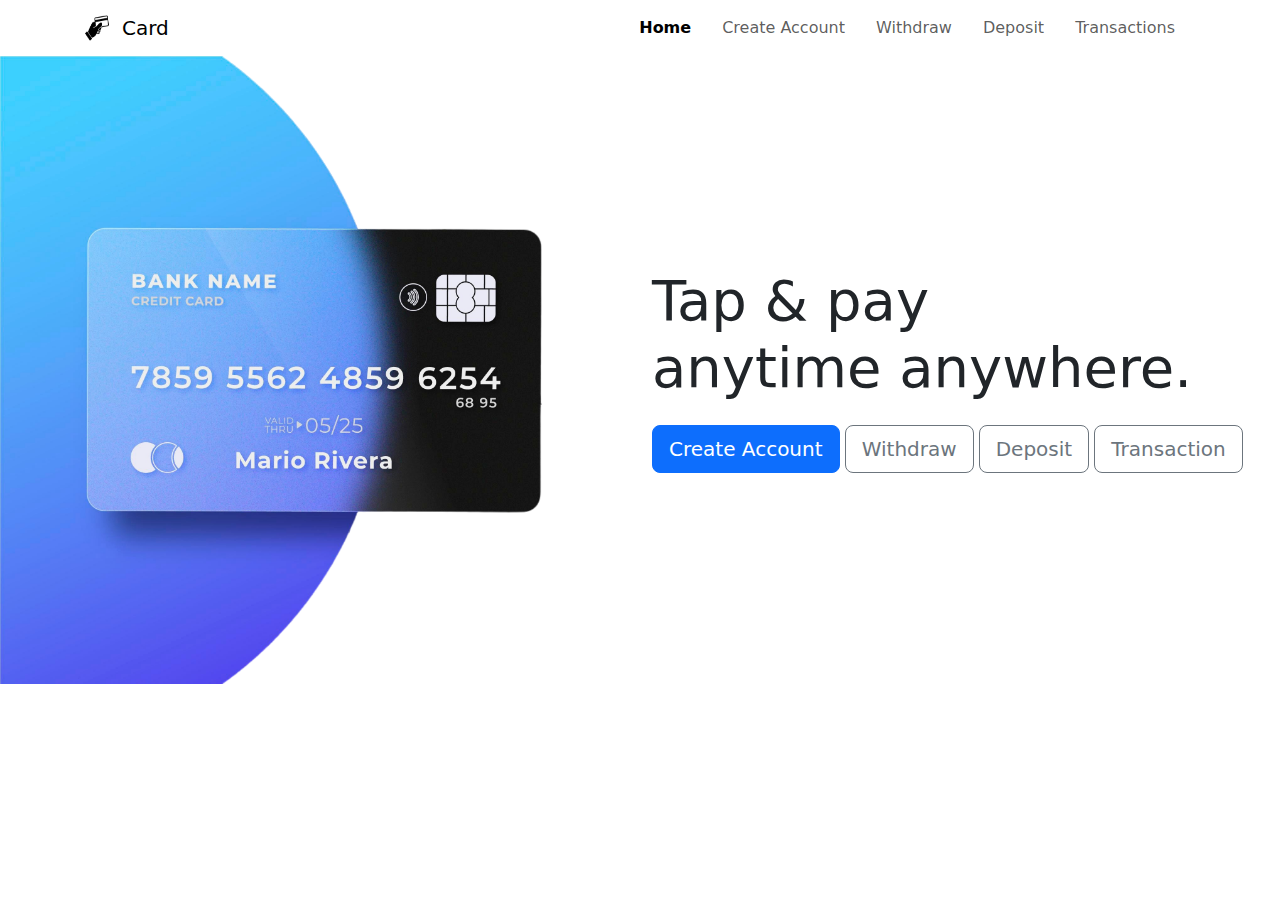
<file: index.html>
<!DOCTYPE html>
<html lang="en">
<head>
    <meta charset="UTF-8">
    <meta name="viewport" content="width=device-width, initial-scale=1.0">
    <title>Card</title>
    <link rel="stylesheet" href="../css/landing.css">
</head>
<body>
    <nav class="navbar navbar-expand-lg navbar-light">
        <div class="container">
            <a class="navbar-brand" href="#">
                <img src="../assert/logo.png" alt=" Card" width="30" height="30">
                 Card
            </a>
            <button class="navbar-toggler" type="button" data-bs-toggle="collapse" data-bs-target="#navbarNav" aria-controls="navbarNav" aria-expanded="false" aria-label="Toggle navigation">
                <span class="navbar-toggler-icon"></span>
            </button>
            <div class="collapse navbar-collapse" id="navbarNav">
                <ul class="navbar-nav ms-auto">
                    <li class="nav-item">
                        <a class="nav-link active" aria-current="page" href="#">Home</a>
                    </li>
                    <li class="nav-item">
                        <a class="nav-link" href="/html/accountCreate.html">Create Account</a>
                    </li>
                    <li class="nav-item">
                        <a class="nav-link" href="/html/withdraw.html">Withdraw</a>
                    </li>
                    <li class="nav-item">
                        <a class="nav-link" href="/html/deposit.html">Deposit</a>
                    </li>
                    <li class="nav-item">
                        <a class="nav-link" href="/html/transactions.html">Transactions</a>
                    </li>
                </ul>
            </div>
        </div>
    </nav>

    
        <div >
            <div class="row align-items-center">
                <div class="col-lg-6">
                    <img src="../assert/cards.png" class="img-fluid" alt="Panda Card">
                </div>
                <div class="col-lg-6">
                    <h1 class="display-4">Tap & pay <br>anytime anywhere.</h1>
                    <div class="mt-4">
                        <a href="/html/accountCreate.html" class="btn btn-primary btn-lg">Create Account</a>
                        <a href="/html/withdraw.html" class="btn btn-outline-secondary btn-lg">Withdraw</a>
                        <a href="/html/deposit.html" class="btn btn-outline-secondary btn-lg">Deposit</a>
                        <a href="/html/transactions.html" class="btn btn-outline-secondary btn-lg">Transaction</a>
                    </div>
                </div>
                
            </div>
        </div>

    <link href="https://cdn.jsdelivr.net/npm/bootstrap@5.3.3/dist/css/bootstrap.min.css" rel="stylesheet" integrity="sha384-QWTKZyjpPEjISv5WaRU9OFeRpok6YctnYmDr5pNlyT2bRjXh0JMhjY6hW+ALEwIH" crossorigin="anonymous">
    <script src="https://cdn.jsdelivr.net/npm/bootstrap@5.3.3/dist/js/bootstrap.bundle.min.js" integrity="sha384-YvpcrYf0tY3lHB60NNkmXc5s9fDVZLESaAA55NDzOxhy9GkcIdslK1eN7N6jIeHz" crossorigin="anonymous"></script></body>
  </body>
</html>
</file>
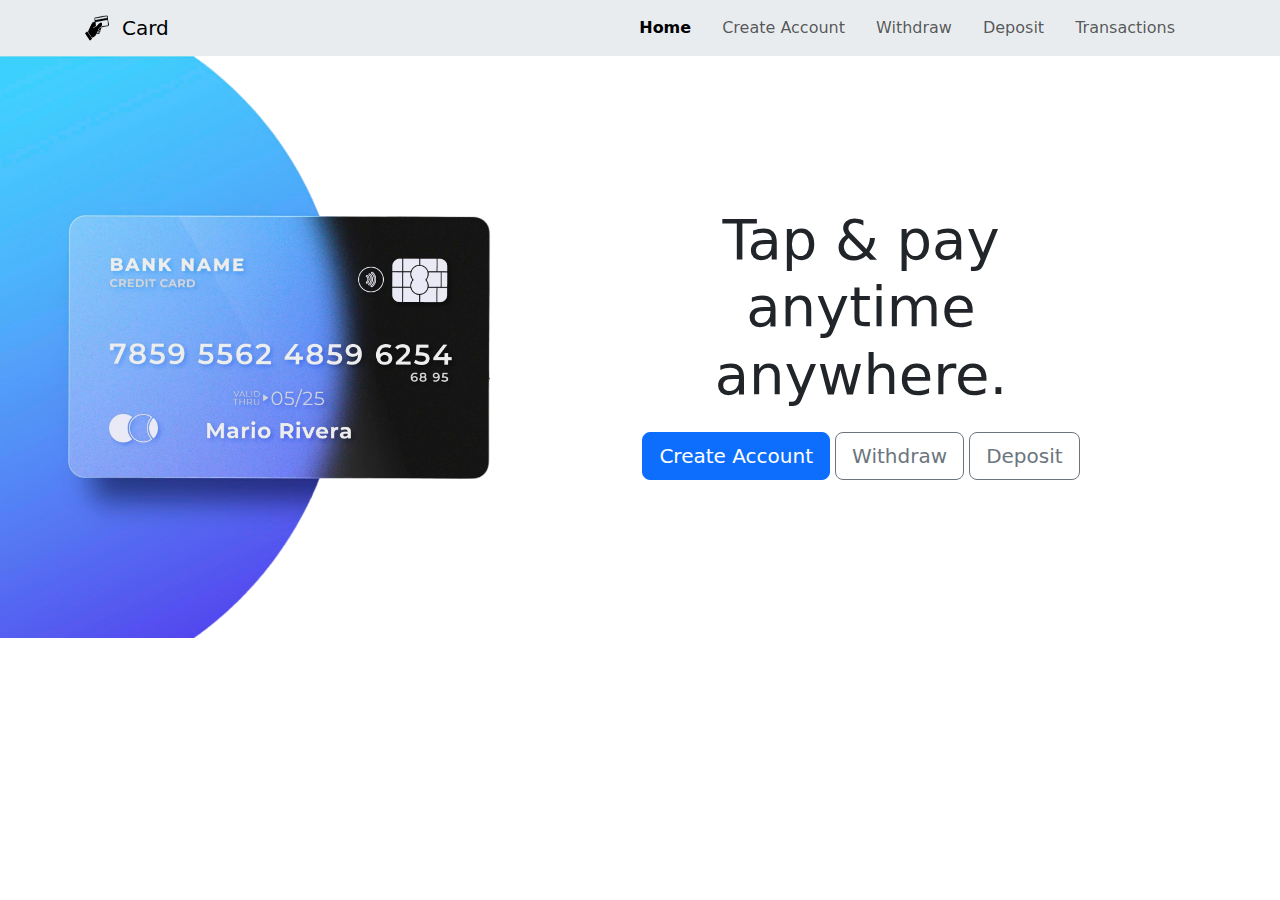
<file: html/index.html>
<!DOCTYPE html>
<html lang="en">
<head>
    <meta charset="UTF-8">
    <meta name="viewport" content="width=device-width, initial-scale=1.0">
    <title>Card</title>
    <link rel="stylesheet" href="../css/style.css">
</head>
<body>
    <nav class="navbar navbar-expand-lg navbar-light bg-body-secondary sticky-top">
        <div class="container">
            <a class="navbar-brand" href="./index.html">
                <img src="../assert/logo.png" alt=" Card" width="30" height="30">
                Card
            </a>
            <button class="navbar-toggler" type="button" data-bs-toggle="collapse" data-bs-target="#navbarNav" aria-controls="navbarNav" aria-expanded="false" aria-label="Toggle navigation">
                <span class="navbar-toggler-icon"></span>
            </button>
            <div class="collapse navbar-collapse" id="navbarNav">
                <ul class="navbar-nav ms-auto">
                    <li class="nav-item">
                        <a class="nav-link active" aria-current="page" href="./index.html">Home</a>
                    </li>
                    <li class="nav-item">
                        <a class="nav-link" href="./accountCreate.html">Create Account</a>
                    </li>
                    <li class="nav-item">
                        <a class="nav-link" href="./withdraw.html">Withdraw</a>
                    </li>
                    <li class="nav-item">
                        <a class="nav-link" href="./deposit.html">Deposit</a>
                    </li>
                    <li class="nav-item">
                        <a class="nav-link" href="./transactions.html">Transactions</a>
                    </li>
                </ul>
            </div>
        </div>
    </nav>

    <div class="container m-0 px-0">
        <div class="row align-items-center">
            <div class="col-lg-6 p-0">
                <img src="../assert/cards.png" class="img-fluid" alt="Panda Card">
            </div>
            <div class="col-lg-6 mx-auto text-center p-0">
                <h1 class="display-4 px-4">Tap & pay <br>anytime anywhere.</h1>
                <div class="mt-4 px-4">
                    <a href="../html/accountCreate.html" class="btn btn-primary btn-lg mb-2">Create Account</a>
                    <a href="../html/withdraw.html" class="btn btn-outline-secondary btn-lg mb-2">Withdraw</a>
                    <a href="../html/deposit.html" class="btn btn-outline-secondary btn-lg mb-2">Deposit</a>
                </div>
            </div>
        </div>
    </div>

    <link href="https://cdn.jsdelivr.net/npm/bootstrap@5.3.3/dist/css/bootstrap.min.css" rel="stylesheet" integrity="sha384-QWTKZyjpPEjISv5WaRU9OFeRpok6YctnYmDr5pNlyT2bRjXh0JMhjY6hW+ALEwIH" crossorigin="anonymous">
    <script src="https://cdn.jsdelivr.net/npm/bootstrap@5.3.3/dist/js/bootstrap.bundle.min.js" integrity="sha384-YvpcrYf0tY3lHB60NNkmXc5s9fDVZLESaAA55NDzOxhy9GkcIdslK1eN7N6jIeHz" crossorigin="anonymous"></script></body>
  </body>
</html>
</file>
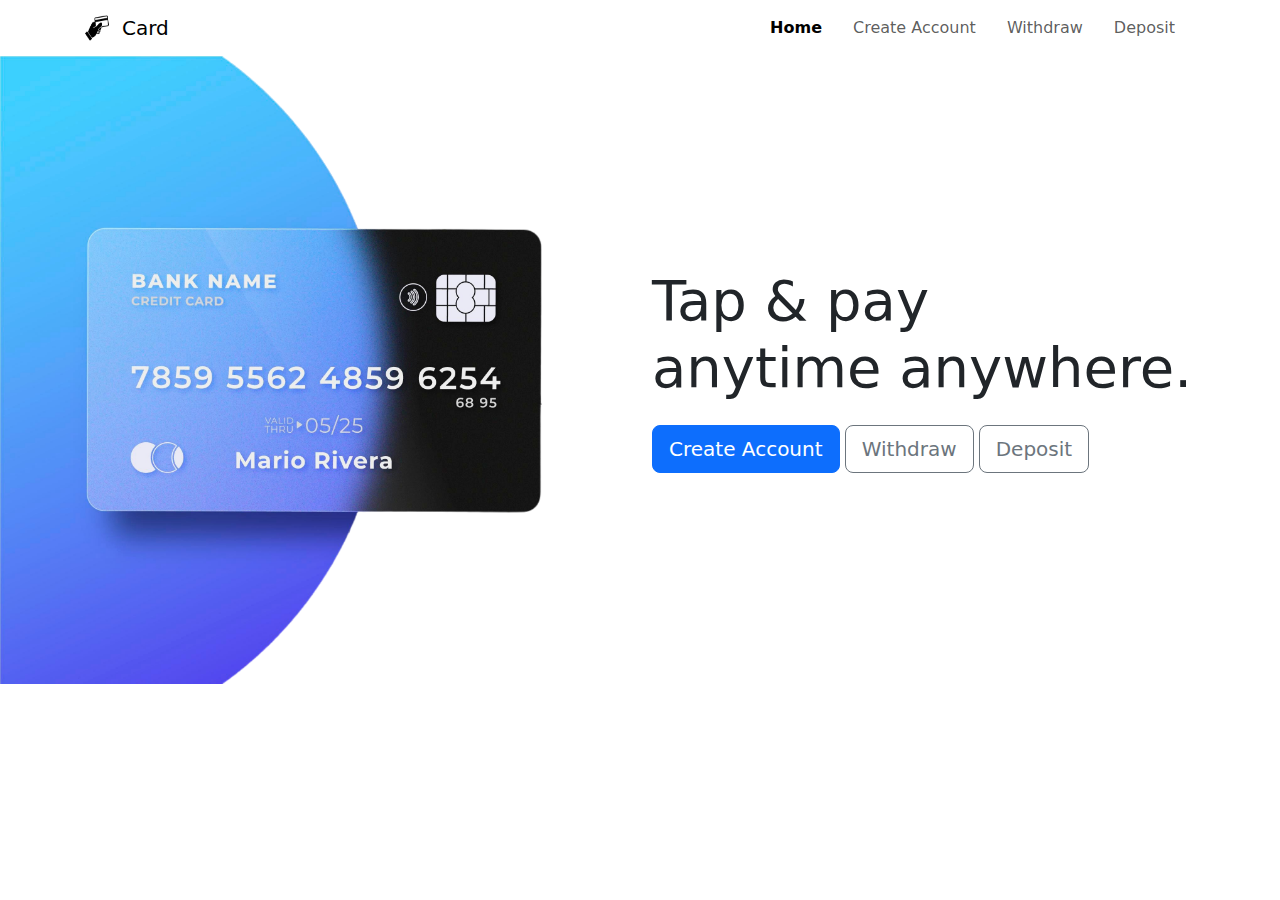
<file: Landing/index.html>
<!DOCTYPE html>
<html lang="en">
<head>
    <meta charset="UTF-8">
    <meta name="viewport" content="width=device-width, initial-scale=1.0">
    <title>Card</title>
    <link rel="stylesheet" href="styles.css">
</head>
<body>
    <nav class="navbar navbar-expand-lg navbar-light">
        <div class="container">
            <a class="navbar-brand" href="#">
                <img src="../assert/logo.png" alt=" Card" width="30" height="30">
                 Card
            </a>
            <button class="navbar-toggler" type="button" data-bs-toggle="collapse" data-bs-target="#navbarNav" aria-controls="navbarNav" aria-expanded="false" aria-label="Toggle navigation">
                <span class="navbar-toggler-icon"></span>
            </button>
            <div class="collapse navbar-collapse" id="navbarNav">
                <ul class="navbar-nav ms-auto">
                    <li class="nav-item">
                        <a class="nav-link active" aria-current="page" href="#">Home</a>
                    </li>
                    <li class="nav-item">
                        <a class="nav-link" href="#">Create Account</a>
                    </li>
                    <li class="nav-item">
                        <a class="nav-link" href="#">Withdraw</a>
                    </li>
                    <li class="nav-item">
                        <a class="nav-link" href="">Deposit</a>
                    </li>
                </ul>
            </div>
        </div>
    </nav>

    
        <div >
            <div class="row align-items-center">
                <div class="col-lg-6">
                    <img src="../assert/cards.png" class="img-fluid" alt="Panda Card">
                </div>
                <div class="col-lg-6">
                    <h1 class="display-4">Tap & pay <br>anytime anywhere.</h1>
                    <div class="mt-4">
                        <a href="../AccountCreation/accountCreate.html" class="btn btn-primary btn-lg">Create Account</a>
                        <a href="../Menu/withdraw.html" class="btn btn-outline-secondary btn-lg">Withdraw</a>
                        <a href="../Menu/deposit.html" class="btn btn-outline-secondary btn-lg">Deposit</a>

                    </div>
                </div>
                
            </div>
        </div>

    <link href="https://cdn.jsdelivr.net/npm/bootstrap@5.3.3/dist/css/bootstrap.min.css" rel="stylesheet" integrity="sha384-QWTKZyjpPEjISv5WaRU9OFeRpok6YctnYmDr5pNlyT2bRjXh0JMhjY6hW+ALEwIH" crossorigin="anonymous">
    <script src="https://cdn.jsdelivr.net/npm/bootstrap@5.3.3/dist/js/bootstrap.bundle.min.js" integrity="sha384-YvpcrYf0tY3lHB60NNkmXc5s9fDVZLESaAA55NDzOxhy9GkcIdslK1eN7N6jIeHz" crossorigin="anonymous"></script></body>
  </body>
</html>
</file>
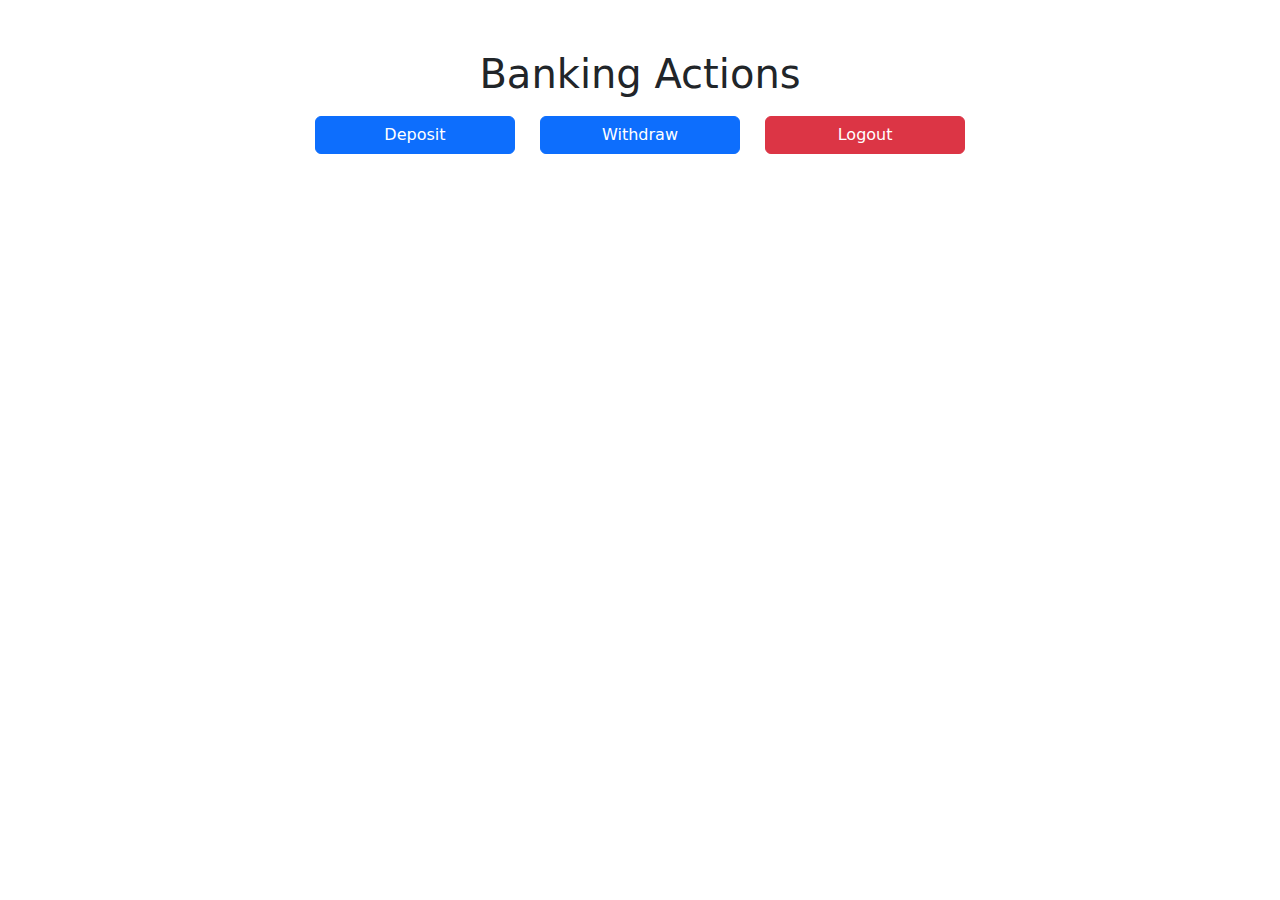
<file: Menu/index.html>
<!DOCTYPE html>
<html lang="en">
<head>
    <meta charset="UTF-8">
    <meta name="viewport" content="width=device-width, initial-scale=1.0">
    <title>Banking App</title>
    <!-- Bootstrap CSS -->
    <style>
        .container {
            margin-top: 50px;
        }
        .btn-custom {
            width: 200px;
            margin: 10px;
        }
    </style>
</head>
<body>
    <div class="container text-center">
        <h1>Banking Actions</h1>
        <div>
            <a href="deposit.html" class="btn btn-primary btn-custom">Deposit</a>
            <a href="withdraw.html" class="btn btn-primary btn-custom">Withdraw</a>
            <a href="logout.html" class="btn btn-danger btn-custom">Logout</a>
        </div>
    </div>
    <!-- Bootstrap JS -->
    <link href="https://cdn.jsdelivr.net/npm/bootstrap@5.3.3/dist/css/bootstrap.min.css" rel="stylesheet" integrity="sha384-QWTKZyjpPEjISv5WaRU9OFeRpok6YctnYmDr5pNlyT2bRjXh0JMhjY6hW+ALEwIH" crossorigin="anonymous">
    <script src="https://cdn.jsdelivr.net/npm/bootstrap@5.3.3/dist/js/bootstrap.bundle.min.js" integrity="sha384-YvpcrYf0tY3lHB60NNkmXc5s9fDVZLESaAA55NDzOxhy9GkcIdslK1eN7N6jIeHz" crossorigin="anonymous"></script></body>
  </body>
</html>
</file>
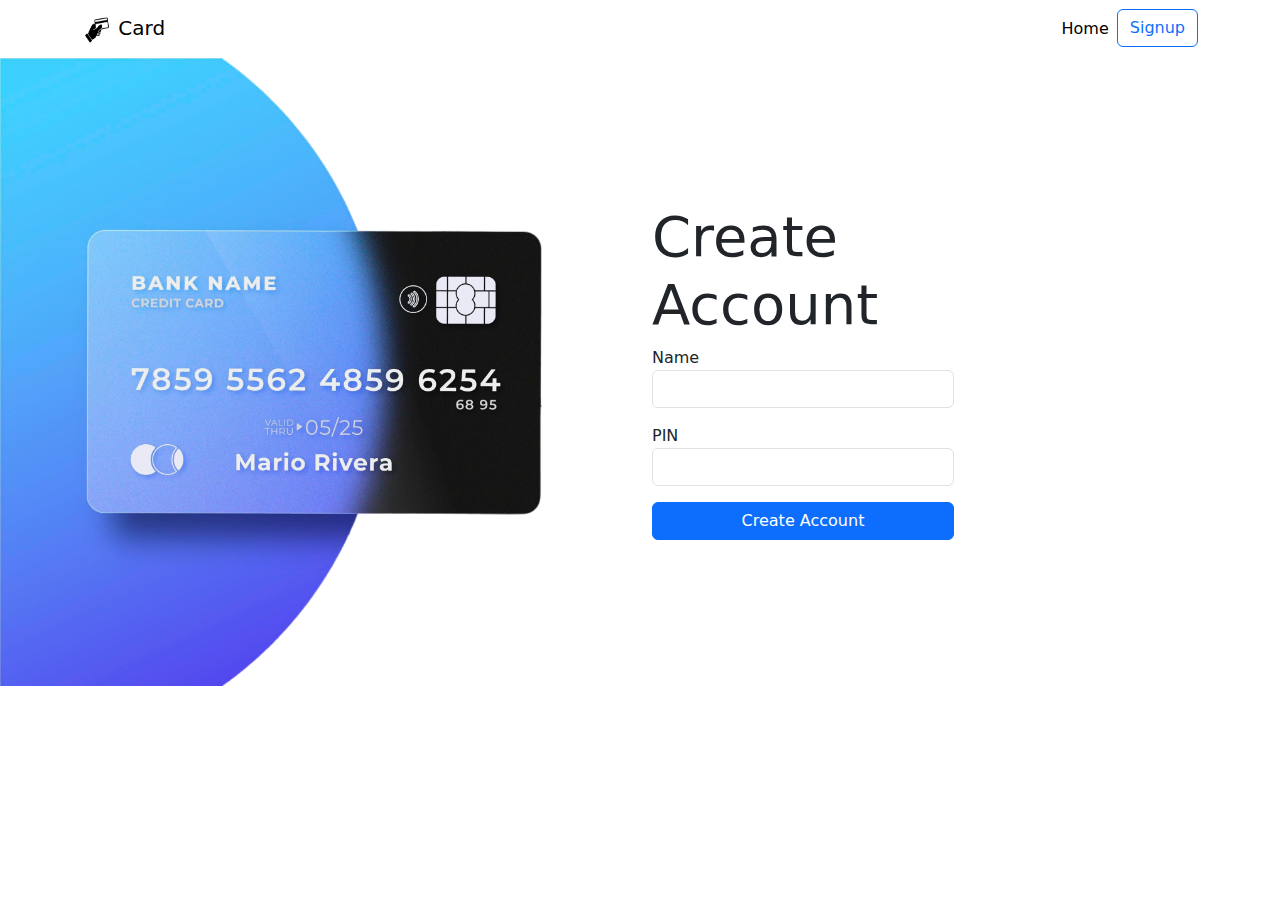
<file: AccountCreation/accountCreate.html>
<!DOCTYPE html>
<html lang="en">
<head>
    <meta charset="UTF-8">
    <meta name="viewport" content="width=device-width, initial-scale=1.0">
    <title>Card</title>
    <link rel="stylesheet" href="styles.css">
</head>
<body>
    <nav class="navbar navbar-expand-lg navbar-light">
        <div class="container">
            <a class="navbar-brand" href="#">
                <img src="../assert/logo.png" alt=" Card" width="30" height="30">
                 Card
            </a>
            <button class="navbar-toggler" type="button" data-bs-toggle="collapse" data-bs-target="#navbarNav" aria-controls="navbarNav" aria-expanded="false" aria-label="Toggle navigation">
                <span class="navbar-toggler-icon"></span>
            </button>
            <div class="collapse navbar-collapse" id="navbarNav">
                <ul class="navbar-nav ms-auto">
                    <li class="nav-item">
                        <a class="nav-link active" aria-current="page" href="#">Home</a>
                    </li>
                    <li class="nav-item">
                        <a class="btn btn-outline-primary" href="#">Signup</a>
                    </li>
                </ul>
            </div>
        </div>
    </nav>

    
        <div >
          
            <div class="row align-items-center ">
              
                <div class="col-lg-6">
                    <img src="../assert/cards.png" class="img-fluid" alt="Panda Card">
                </div>
                <div class="col-lg-3">
                  <h1 class="display-4">Create Account</h1>
                  <form>
                    <div class="mb-3">
                      <label for="name">Name</label>
                      <input type="text" class="form-control" id="name" required>
                    </div>
                    <div class="mb-3">
                      <label for="pin">PIN</label>
                      <input type="password" class="form-control" id="pin" required>
                    </div>
                    <button type="submit" class="btn btn-primary w-100">Create Account</button>
                  </form>
                </div>
                
            </div>
        </div>

    <link href="https://cdn.jsdelivr.net/npm/bootstrap@5.3.3/dist/css/bootstrap.min.css" rel="stylesheet" integrity="sha384-QWTKZyjpPEjISv5WaRU9OFeRpok6YctnYmDr5pNlyT2bRjXh0JMhjY6hW+ALEwIH" crossorigin="anonymous">
    <script src="https://cdn.jsdelivr.net/npm/bootstrap@5.3.3/dist/js/bootstrap.bundle.min.js" integrity="sha384-YvpcrYf0tY3lHB60NNkmXc5s9fDVZLESaAA55NDzOxhy9GkcIdslK1eN7N6jIeHz" crossorigin="anonymous"></script></body>
  </body>
</html>
</file>
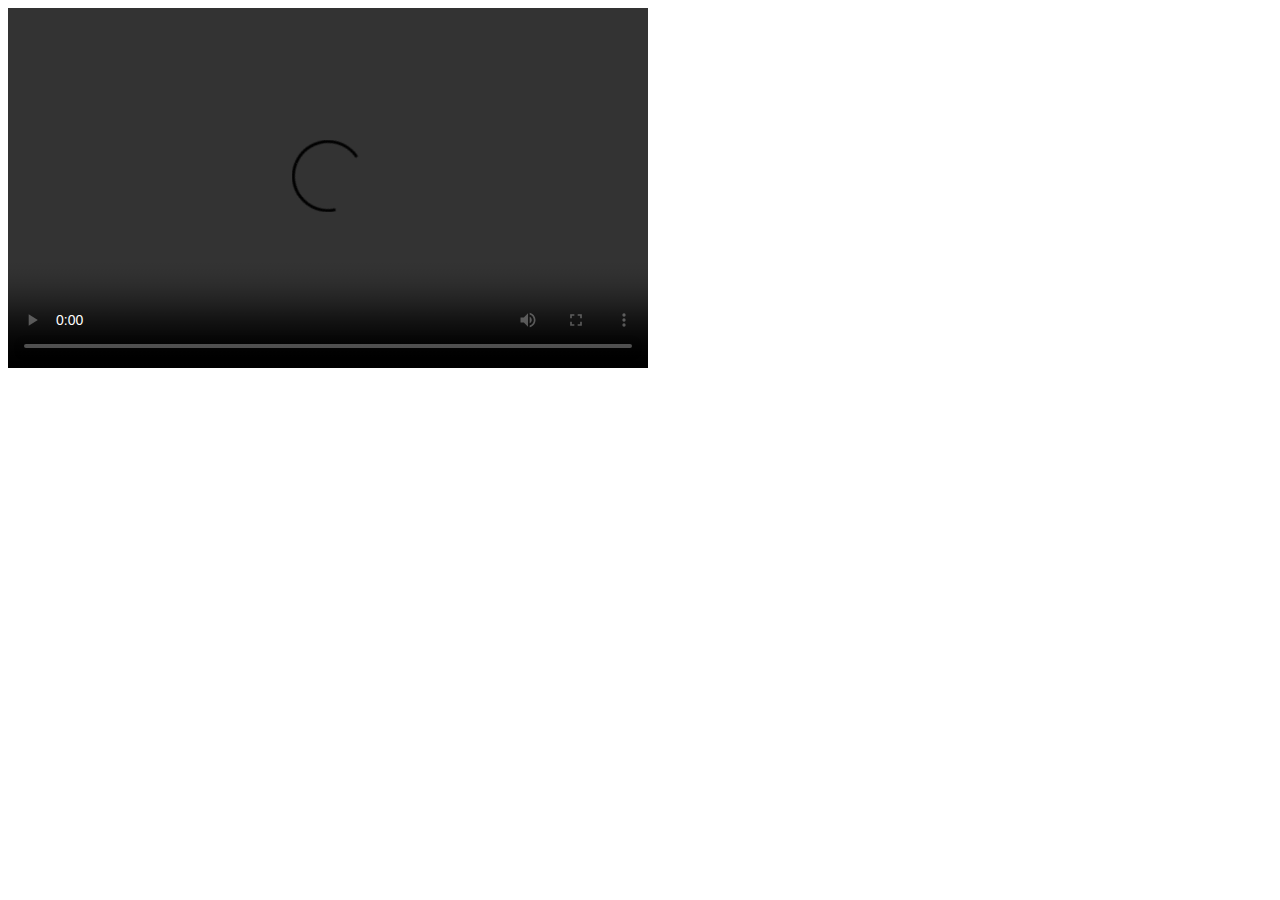
<file: html/video.html>
<!DOCTYPE html>
<html lang="en">
<head>
    <meta charset="UTF-8">
    <meta name="viewport" content="width=device-width, initial-scale=1.0">
    <title>Video Streaming</title>
</head>
<body>
<video id="videoPlayer" width="640" height="360" controls>
    <source src="https://thunderapi.azurewebsites.net/api/Video/stream" type="video/mp4">
    Your browser does not support the video tag.
</video>
</body>
</html>
</file>
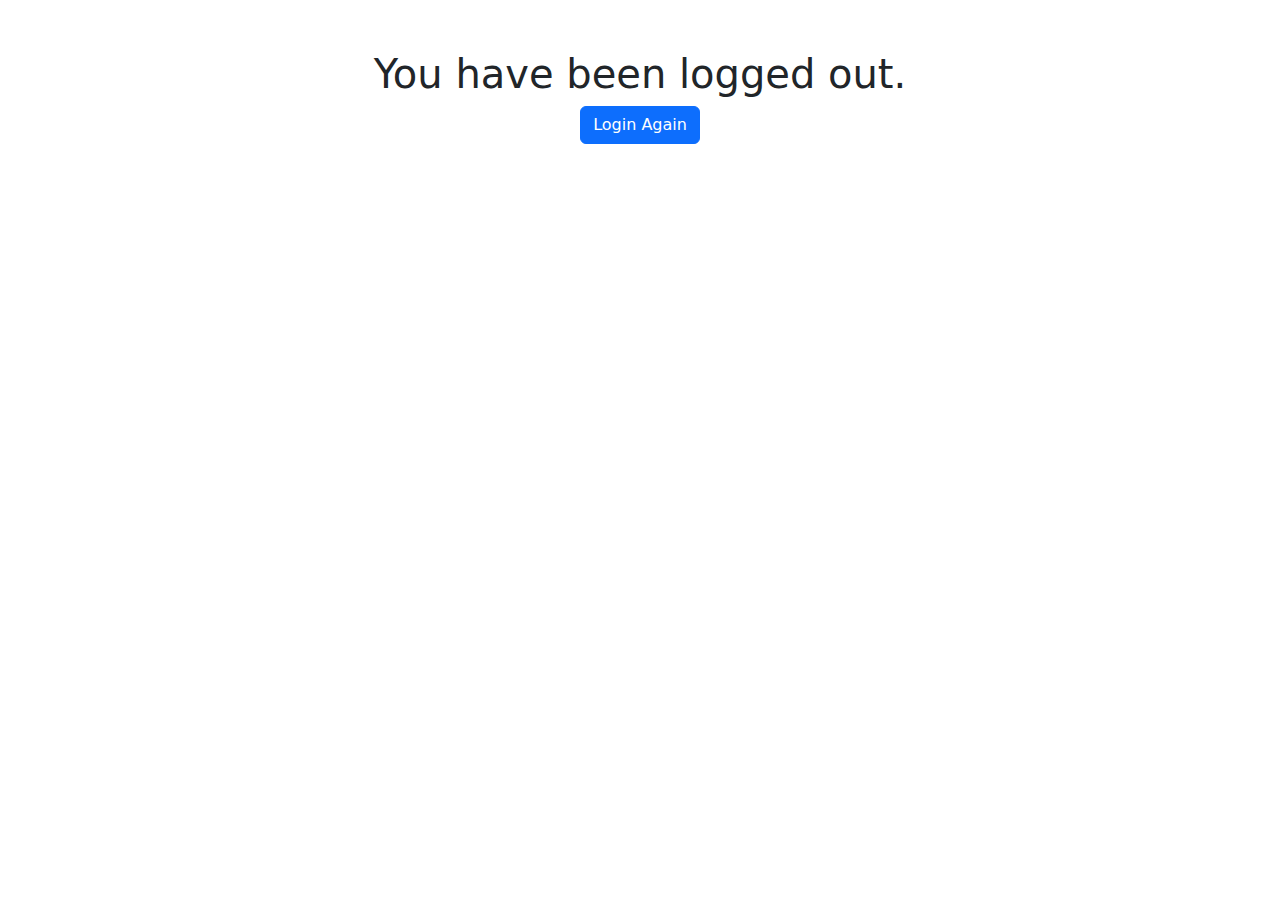
<file: Menu/logout.html>
<!DOCTYPE html>
<html lang="en">
<head>
    <meta charset="UTF-8">
    <meta name="viewport" content="width=device-width, initial-scale=1.0">
    <title>Logout</title>
    <!-- Bootstrap CSS -->
    <link href="https://stackpath.bootstrapcdn.com/bootstrap/5.3.0/css/bootstrap.min.css" rel="stylesheet">
    <style>
        .container {
            margin-top: 50px;
        }
    </style>
</head>
<body>
    <div class="container text-center">
        <h1>You have been logged out.</h1>
        <a href="index.html" class="btn btn-primary">Login Again</a>
    </div>
    <!-- Bootstrap JS -->
    <link href="https://cdn.jsdelivr.net/npm/bootstrap@5.3.3/dist/css/bootstrap.min.css" rel="stylesheet" integrity="sha384-QWTKZyjpPEjISv5WaRU9OFeRpok6YctnYmDr5pNlyT2bRjXh0JMhjY6hW+ALEwIH" crossorigin="anonymous">
    <script src="https://cdn.jsdelivr.net/npm/bootstrap@5.3.3/dist/js/bootstrap.bundle.min.js" integrity="sha384-YvpcrYf0tY3lHB60NNkmXc5s9fDVZLESaAA55NDzOxhy9GkcIdslK1eN7N6jIeHz" crossorigin="anonymous"></script></body>
  </body>
</html>
</file>
<file: css/landing.css>
body {
    font-family: Arial, sans-serif;
}

.navbar {
    background-color: transparent;
    padding: 1rem 0;
}

.navbar-brand {
    display: flex;
    align-items: center;
}

.navbar-brand img {
    margin-right: 10px;
}

.nav-link {
    color: #000;
    font-weight: 500;
    margin-right: 15px;
}

.nav-link.active {
    font-weight: bold;
}

.navbar .btn-outline-primary {
    color: #000;
    border-color: #000;
}
</file>
<file: css/style.css>
body {
  font-family: Arial, sans-serif;
}

.navbar {
  background-color: transparent;
  padding: 1rem 0;
}

.navbar-brand {
  display: flex;
  align-items: center;
}

.navbar-brand img {
  margin-right: 10px;
}

.nav-link {
  color: #000;
  font-weight: 500;
  margin-right: 15px;
}

.nav-link.active {
  font-weight: bold;
}

.navbar .btn-outline-primary {
  color: #000;
  border-color: #000;
}

::-webkit-scrollbar {
  display: none;
}

/* Ensure the container is responsive */
.container {
  max-width: 1140px; /* Adjust the max-width as needed */
}

/* Make the image responsive */
.img-fluid {
  max-width: 100%;
  height: auto;
}

/* Adjust button size and spacing for smaller screens */
.btn-lg {
  width: auto;
  padding: 10px 20px;
}

@media (max-width: 767px) {
  .navbar-nav {
    text-align: center;
  }

  .navbar-nav .nav-item {
    margin-bottom: 10px;
  }

  .btn-lg {
    width: 100%;
    margin-bottom: 10px;
  }
}

#transactionsTable,
th,
td {
  vertical-align: middle !important;
  text-align: center !important;
}
</file>
<file: Landing/styles.css>
body {
    font-family: Arial, sans-serif;
}

.navbar {
    background-color: transparent;
    padding: 1rem 0;
}

.navbar-brand {
    display: flex;
    align-items: center;
}

.navbar-brand img {
    margin-right: 10px;
}

.nav-link {
    color: #000;
    font-weight: 500;
    margin-right: 15px;
}

.nav-link.active {
    font-weight: bold;
}

.navbar .btn-outline-primary {
    color: #000;
    border-color: #000;
}
</file>
<file: AccountCreation/styles.css>
/* styles.css */
body {
    background-color: #f8f9fa;
  }
  
  .card {
    box-shadow: 0 4px 8px rgba(0, 0, 0, 0.1);
  }
  
  .card-header {
    background-color: #007bff;
    color: #fff;
  }
</file>
